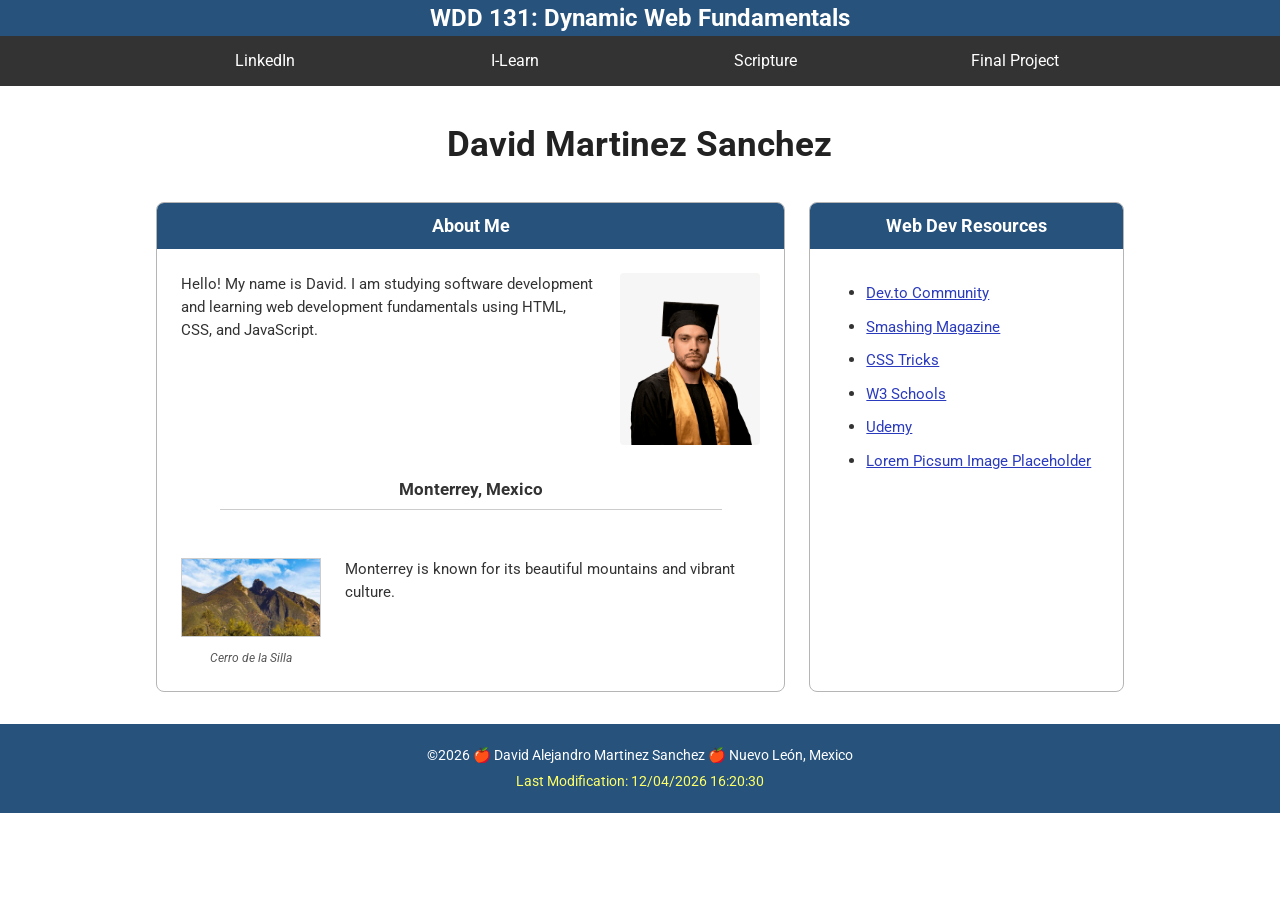
<file: index.html>
<!DOCTYPE html>
<html lang="en">
<head>
    <meta charset="UTF-8">
    <meta name="viewport" content="width=device-width, initial-scale=1.0">
    <meta name="author" content="David Martinez">
    <meta name="description" content="This is my curriculum vitae for my first assignment for WDD131 of David Martinez">
    <link rel="preconnect" href="https://fonts.googleapis.com">
    <link rel="preconnect" href="https://fonts.gstatic.com" crossorigin>
    <link href="https://fonts.googleapis.com/css2?family=Roboto:ital,wght@0,100..900;1,100..900&display=swap" rel="stylesheet">
    <link rel="stylesheet" href="styles/base.css">
    <script src="scripts/getdates.js" defer></script>
    <title>WDD 131 Dynamic Web Fundamentals - David Martinez</title>
</head>
<body>    
    <header>
        <h2><span id="course-title">WDD 131: Dynamic Web Fundamentals</span></h2>
        <nav>
            <ul>
                <li><a href="https://www.linkedin.com/feed/" target="_blank">LinkedIn</a></li>
                <li><a href="https://byupw.instructure.com/." target="_blank">I-Learn</a></li>
                <li><a href="https://www.churchofjesuschrist.org/study/scriptures/bofm/alma/56?lang=spa&id=p47#p47" target="_blank">Scripture</a></li>
                <li><a href="#" target="_blank">Final Project</a></li>
            </ul>
        </nav>
    </header>

    <main>
        <h1>David Martinez Sanchez</h1>

        <section class="card">
            <h2>About Me</h2>
            <div class="card-content">
                <p>Hello! My name is David. I am studying software development and learning web development fundamentals using HTML, CSS, and JavaScript.</p>
                <img class="profile" src="images/mypicture.png" alt="A picture of myself">
            </div>

            <h3 class="location-title">Monterrey, Mexico</h3>
            <hr class="divider">

            <div class="card-content">
                <figure>
                    <img class="cerro" src="images/cerrodelasilla.jpg" alt="Cerro de la Silla, Monterrey">
                    <figcaption>Cerro de la Silla</figcaption>
                </figure>
                <p>Monterrey is known for its beautiful mountains and vibrant culture.</p>
            </div>
        </section>

        <section class="card">
            <h2>Web Dev Resources</h2>
            <ul class="resource-list">
                <li><a href="https://dev.to" target="_blank">Dev.to Community</a></li>
                <li><a href="https://www.smashingmagazine.com" target="_blank">Smashing Magazine</a></li>
                <li><a href="https://css-tricks.com" target="_blank">CSS Tricks</a></li>
                <li><a href="https://www.w3schools.com" target="_blank">W3 Schools</a></li>
                <li><a href="https://www.udemy.com" target="_blank">Udemy</a></li>
                <li><a href="https://picsum.photos" target="_blank">Lorem Picsum Image Placeholder</a></li>
            </ul>
        </section>
    </main>

    <footer>
        <p>&copy;<span id="currentyear"></span> 🍎 David Alejandro Martinez Sanchez 🍎 Nuevo León, Mexico</p>
        <p id="lastModified"></p>
    </footer>
</body>
</html>
</file>
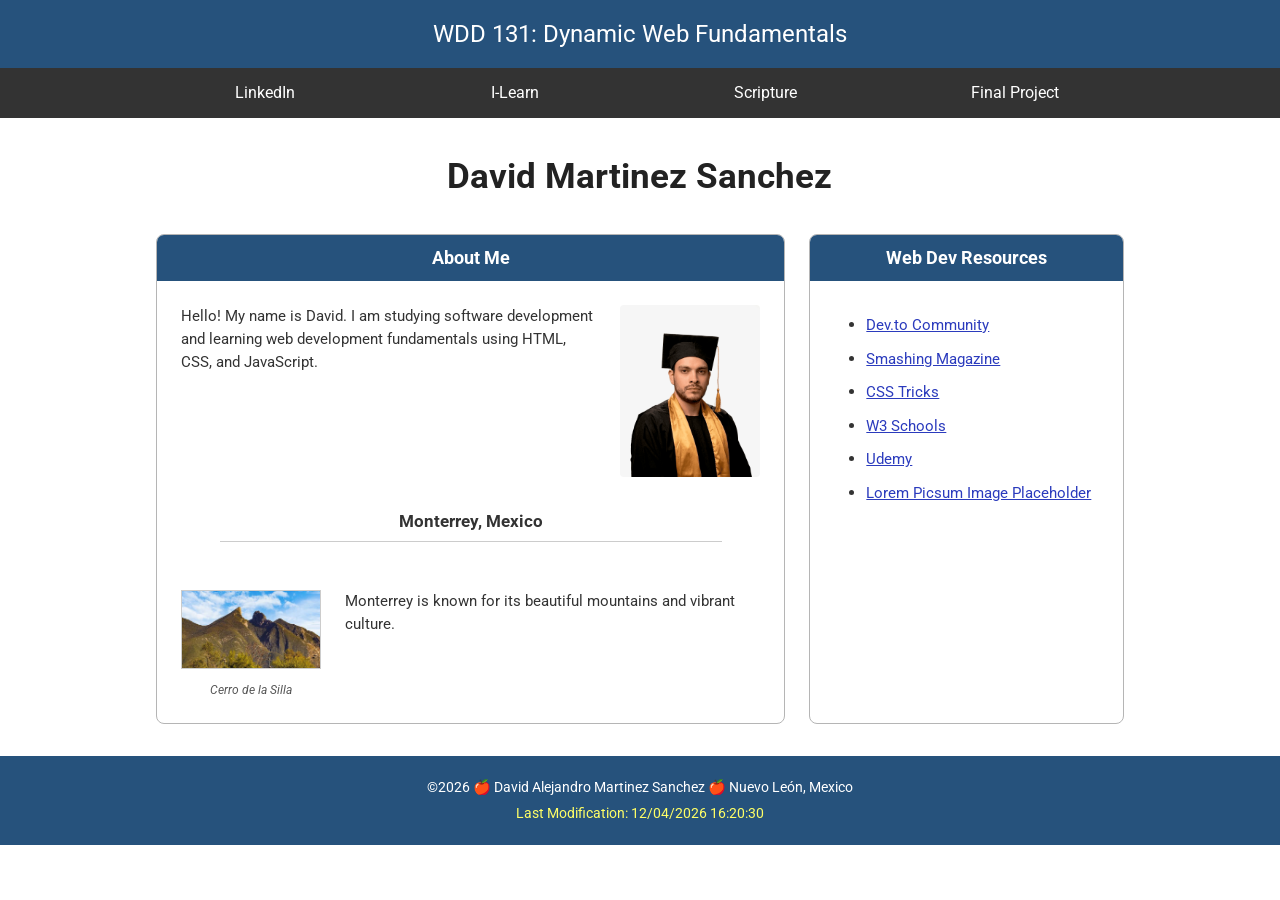
<file: week1/index.html>
<!DOCTYPE html>
<html lang="en">
<head>
    <meta charset="UTF-8">
    <meta name="viewport" content="width=device-width, initial-scale=1.0">
    <meta name="author" content="David Martinez">
    <meta name="description" content="This is my curriculum vitae for my first assignment for WDD131 of David Martinez">
    <link rel="preconnect" href="https://fonts.googleapis.com">
    <link rel="preconnect" href="https://fonts.gstatic.com" crossorigin>
    <link href="https://fonts.googleapis.com/css2?family=Roboto:ital,wght@0,100..900;1,100..900&display=swap" rel="stylesheet">
    <link rel="stylesheet" href="styles/base.css">
    <script src="scripts/getdates.js" defer></script>
    <title>WDD 131 Dynamic Web Fundamentals - David Martinez</title>
</head>
<body>    
    <header>
        <h1><span id="course-title">WDD 131: Dynamic Web Fundamentals</span></h1>
        <nav>
            <ul>
                <li><a href="https://www.linkedin.com/feed/" target="_blank">LinkedIn</a></li>
                <li><a href="https://byupw.instructure.com/." target="_blank">I-Learn</a></li>
                <li><a href="https://www.churchofjesuschrist.org/study/scriptures/bofm/alma/56?lang=spa&id=p47#p47" target="_blank">Scripture</a></li>
                <li><a href="#" target="_blank">Final Project</a></li>
            </ul>
        </nav>
    </header>

    <main>
        <h1>David Martinez Sanchez</h1>

        <section class="card">
            <h2>About Me</h2>
            <div class="card-content">
                <p>Hello! My name is David. I am studying software development and learning web development fundamentals using HTML, CSS, and JavaScript.</p>
                <img class="profile" src="images/mypicture.png" alt="A picture of myself">
            </div>

            <h3 class="location-title">Monterrey, Mexico</h3>
            <hr class="divider">

            <div class="card-content">
                <figure>
                    <img class="cerro" src="images/cerrodelasilla.jpg" alt="Cerro de la Silla, Monterrey">
                    <figcaption>Cerro de la Silla</figcaption>
                </figure>
                <p>Monterrey is known for its beautiful mountains and vibrant culture.</p>
            </div>
        </section>

        <section class="card">
            <h2>Web Dev Resources</h2>
            <ul class="resource-list">
                <li><a href="https://dev.to" target="_blank">Dev.to Community</a></li>
                <li><a href="https://www.smashingmagazine.com" target="_blank">Smashing Magazine</a></li>
                <li><a href="https://css-tricks.com" target="_blank">CSS Tricks</a></li>
                <li><a href="https://www.w3schools.com" target="_blank">W3 Schools</a></li>
                <li><a href="https://www.udemy.com" target="_blank">Udemy</a></li>
                <li><a href="https://picsum.photos" target="_blank">Lorem Picsum Image Placeholder</a></li>
            </ul>
        </section>
    </main>

    <footer>
        <p>&copy;<span id="currentyear"></span> 🍎 David Alejandro Martinez Sanchez 🍎 Nuevo León, Mexico</p>
        <p id="lastModified"></p>
    </footer>
</body>
</html>
</file>
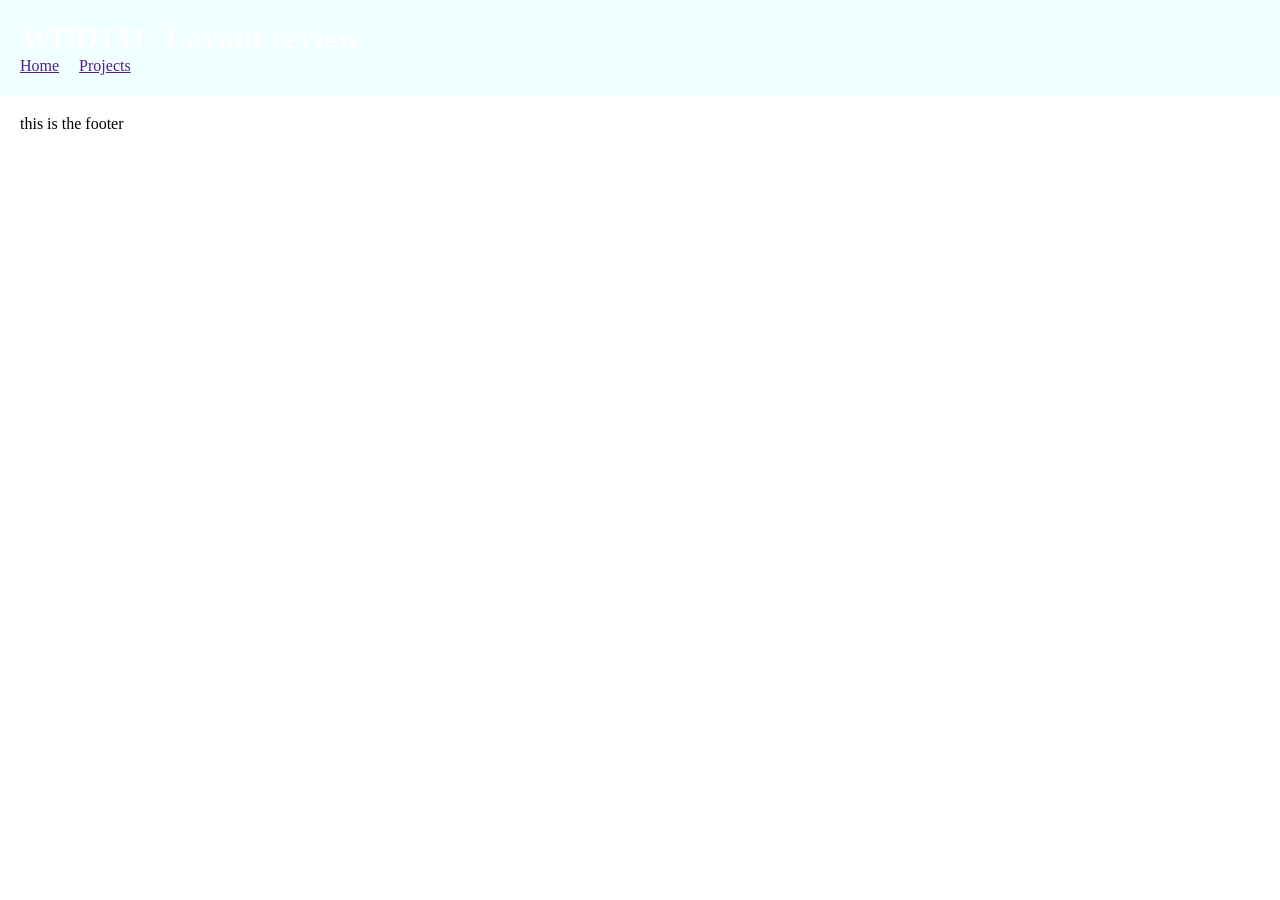
<file: basic-layout.html>
<!DOCTYPE html>
<html lang="en">
<head>
    <meta charset="UTF-8">
    <meta name="viewport" content="width=device-width, initial-scale=1.0">
    <title>David Martinez WDD131</title>
    <meta name="description" content="Layout for exercise WDD131">
    <meta name="author" content="David Martinez">
    <link rel="stylesheet" href="styles/layout.css">
</head>
<body>
    <header>
        <h1>WDD131: Layout review</h1>
        <nav>
            <a href="">Home</a>
            <a href="">Projects</a>
        </nav>
    </header>
    
    <main>

    </main>

    <footer>
        <p>this is the footer</p>
    </footer>
    
</body>
</html>
</file>
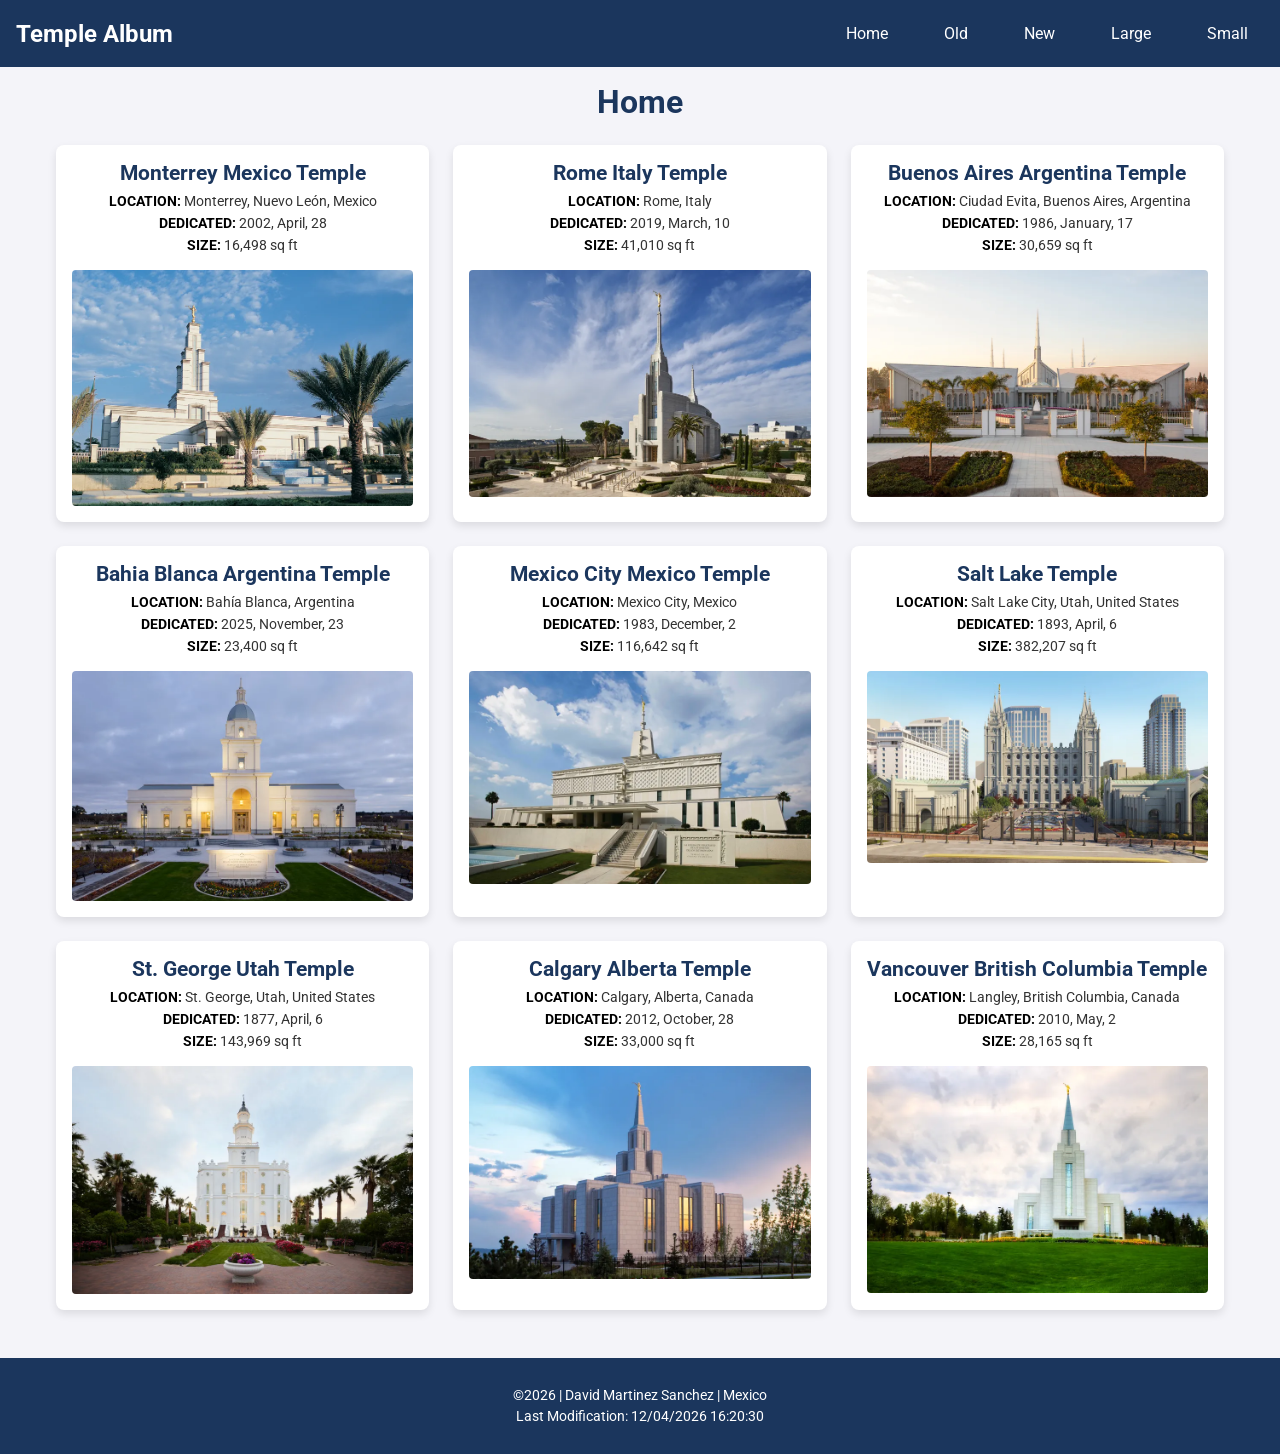
<file: filtered-temples.html>
<!DOCTYPE html>
<html lang="en">
<head>
    <meta charset="UTF-8">
    <meta name="viewport" content="width=device-width, initial-scale=1.0">
    <title>Temple Album |David Martinez WDD 131</title>
    <meta name="author" content="David Martinez">
    <meta name="description" content="Web page about the temples of the church of jesus christ of latter day saints around the world.">
    <link rel="preconnect" href="https://fonts.googleapis.com">
    <link rel="preconnect" href="https://fonts.gstatic.com" crossorigin>
    <link href="https://fonts.googleapis.com/css2?family=Roboto:wght@400;700&display=swap" rel="stylesheet">
    <link rel="stylesheet" href="styles/temples-new.css">
    <link rel="stylesheet" href="styles/temples-large-new.css" media="(min-width: 768px)">
    <script src="scripts/temples-new.js" defer></script>
</head>
<body>
    <header>
        <h2>Temple Album</h2>
        <button id="menu-button" aria-label="Open Menu"></button>
        <nav>
            <ul>
                <li><a href="#" id="home">Home</a></li>
                <li><a href="#" id="old">Old</a></li>
                <li><a href="#" id="new">New</a></li>
                <li><a href="#" id="large">Large</a></li>
                <li><a href="#" id="small">Small</a></li>
            </ul>
        </nav>
    </header>
    <main>
        <h1>Home</h1>
        <section class="temples-pictures"></section>
    </main>
    <footer>
        <p>&copy;<span id="currentyear"></span> | David Martinez Sanchez | Mexico</p>
        <p>Last Modification: <span id="lastModified"></span></p>
    </footer>
</body>
</html>
</file>
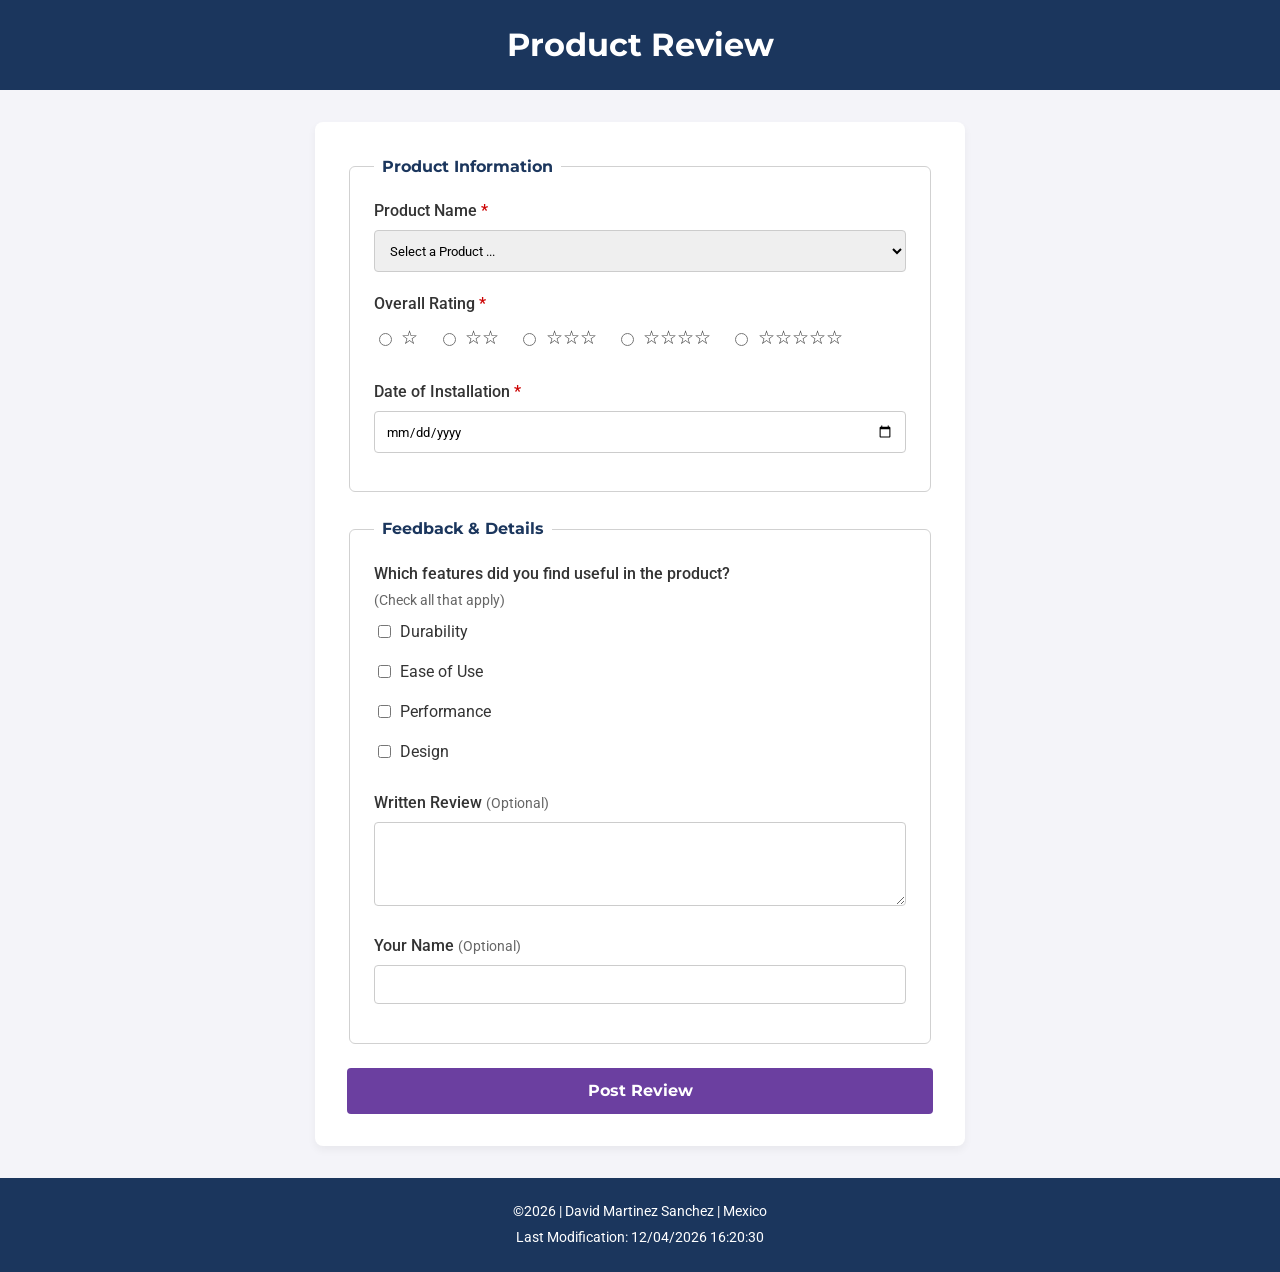
<file: form.html>
<!DOCTYPE html>
<html lang="en">
<head>
    <meta charset="UTF-8">
    <meta name="viewport" content="width=device-width, initial-scale=1.0">
    <title>Product Review Form</title>
    <meta name="author" content="David Martinez Sanchez">
    <meta name="description" content="Product review form page for WDD 131 assignment.">
    <link rel="preconnect" href="https://fonts.googleapis.com">
    <link rel="preconnect" href="https://fonts.gstatic.com" crossorigin>
    <link href="https://fonts.googleapis.com/css2?family=Montserrat:wght@400;700&family=Roboto:wght@400;700&display=swap" rel="stylesheet">
    <link rel="stylesheet" href="styles/form.css">
    <script src="scripts/form.js" defer></script>
</head>
<body>
    <header>
        <h1>Product Review</h1>
    </header>

    <main>
        <form method="get" action="review.html">
            <fieldset>
                <legend>Product Information</legend>
                
                <div class="form-item">
                    <label for="productName">Product Name <span class="required">*</span></label>
                    <select id="productName" name="productName" required>
                        <option value="" disabled selected>Select a Product ...</option>
                    </select>
                </div>

                <div class="form-item">
                    <label>Overall Rating <span class="required">*</span></label>
                    <div class="rating-group">
                        <label for="star1"><input type="radio" id="star1" name="rating" value="1" required> ☆</label>
                        <label for="star2"><input type="radio" id="star2" name="rating" value="2" required> ☆☆</label>
                        <label for="star3"><input type="radio" id="star3" name="rating" value="3" required> ☆☆☆</label>
                        <label for="star4"><input type="radio" id="star4" name="rating" value="4" required> ☆☆☆☆</label>
                        <label for="star5"><input type="radio" id="star5" name="rating" value="5" required> ☆☆☆☆☆</label>
                    </div>
                </div>

                <div class="form-item">
                    <label for="installDate">Date of Installation <span class="required">*</span></label>
                    <input type="date" id="installDate" name="installDate" required>
                </div>
            </fieldset>

            <fieldset>
                <legend>Feedback & Details</legend>

                <div class="form-item">
                    <label>Which features did you find useful in the product?<br><span class="note">(Check all that apply)</span></label>
                    <div class="checkbox-group">
                        <label for="feature1"><input type="checkbox" id="feature1" name="features" value="Durability"> Durability</label>
                        <label for="feature2"><input type="checkbox" id="feature2" name="features" value="Ease of Use"> Ease of Use</label>
                        <label for="feature3"><input type="checkbox" id="feature3" name="features" value="Performance"> Performance</label>
                        <label for="feature4"><input type="checkbox" id="feature4" name="features" value="Design"> Design</label>
                    </div>
                </div>

                <div class="form-item">
                    <label for="writtenReview">Written Review <span class="optional">(Optional)</span></label>
                    <textarea id="writtenReview" name="writtenReview" rows="4"></textarea>
                </div>

                <div class="form-item">
                    <label for="userName">Your Name <span class="optional">(Optional)</span></label>
                    <input type="text" id="userName" name="userName">
                </div>
            </fieldset>

            <input type="submit" value="Post Review">
        </form>
    </main>

    <footer>
        <p>&copy;<span id="currentyear"></span> | David Martinez Sanchez | Mexico</p>
        <p id="lastModified"></p>
    </footer>
</body>
</html>
</file>
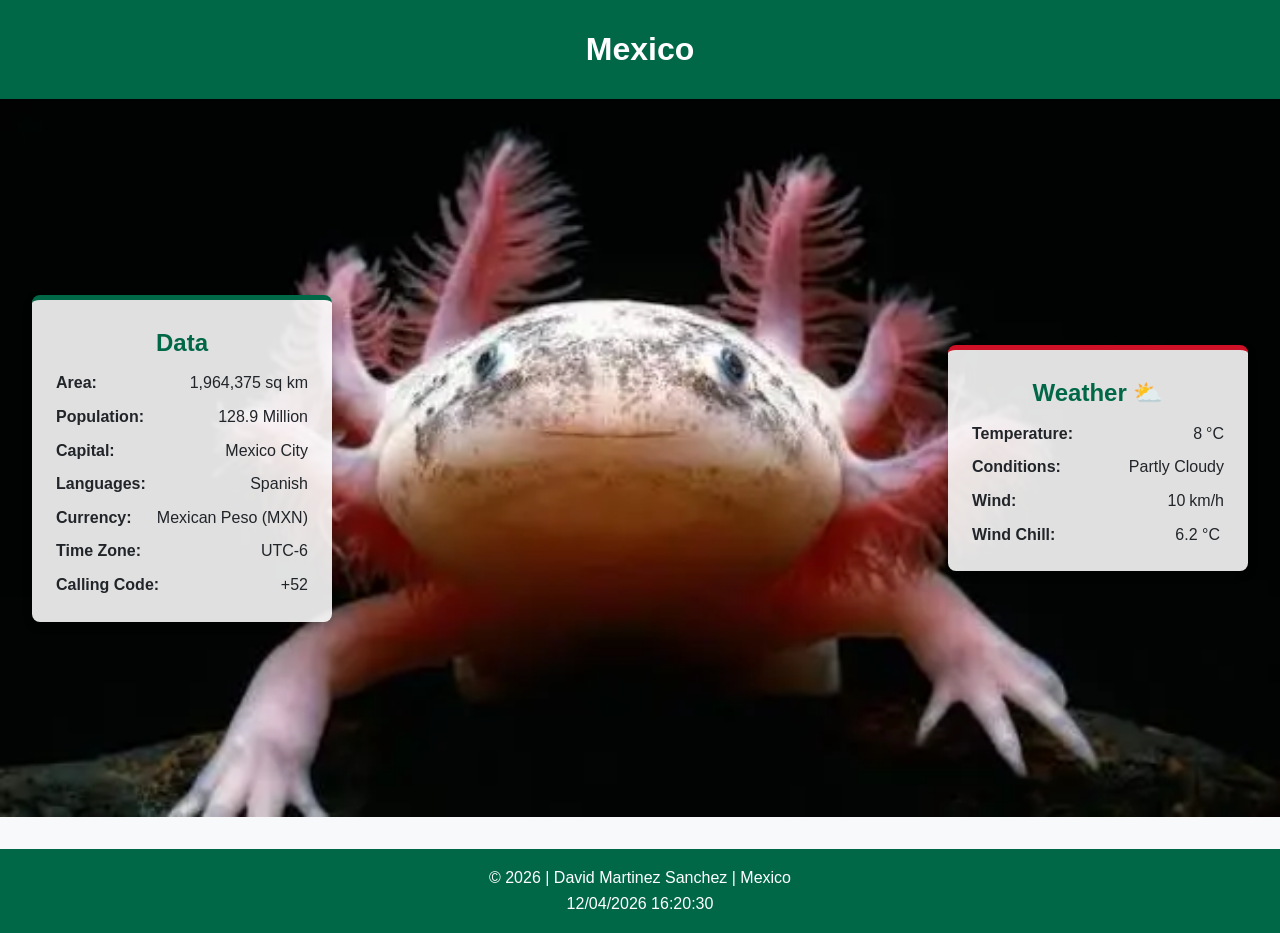
<file: place.html>
<!DOCTYPE html>
<html lang="en">
<head>
    <meta charset="UTF-8">
    <meta name="viewport" content="width=device-width, initial-scale=1.0">
    <title>Mexico - Country Page</title>
    <meta name="description" content="WDD 131 Week 03 Place/Country Assignment presenting information and weather about Mexico.">
    <meta name="author" content="David Martinez Sanchez">
    
    <link rel="stylesheet" href="styles/place.css">
    <script src="scripts/place.js" defer></script>
</head>
<body>
    <header>
        <h1>Mexico</h1>
    </header>

    <main>
        <div class="hero">
            <picture>
                <source srcset="images/ajolote.webp" media="(min-width: 800px)">
                <img src="images/ajolote.webp" alt="Landscape view of Mexico" width="500" height="250">
            </picture>
        </div>

        <section class="card data-card">
            <h2>Data</h2>
            <ul>
                <li><strong>Area:</strong> 1,964,375 sq km</li>
                <li><strong>Population:</strong> 128.9 Million</li>
                <li><strong>Capital:</strong> Mexico City</li>
                <li><strong>Languages:</strong> Spanish</li>
                <li><strong>Currency:</strong> Mexican Peso (MXN)</li>
                <li><strong>Time Zone:</strong> UTC-6</li>
                <li><strong>Calling Code:</strong> +52</li>
            </ul>
        </section>

        <section class="card weather-card">
            <h2>Weather</h2>
            <img class="weather-icon-mobile" src="images/weather.svg" alt="Weather icon" width="50" height="50">
            <ul>
                <li><strong>Temperature:</strong> <span id="temp">8</span> °C</li>
                <li><strong>Conditions:</strong> Partly Cloudy</li>
                <li><strong>Wind:</strong> <span id="wind">10</span> km/h</li>
                <li><strong>Wind Chill:</strong> <span id="chill"></span></li>
            </ul>
        </section>
    </main>

    <footer>
        <p>&copy; <span id="currentyear"></span> | David Martinez Sanchez | Mexico</p>
        <p id="lastModified"></p>
    </footer>
</body>
</html>
</file>
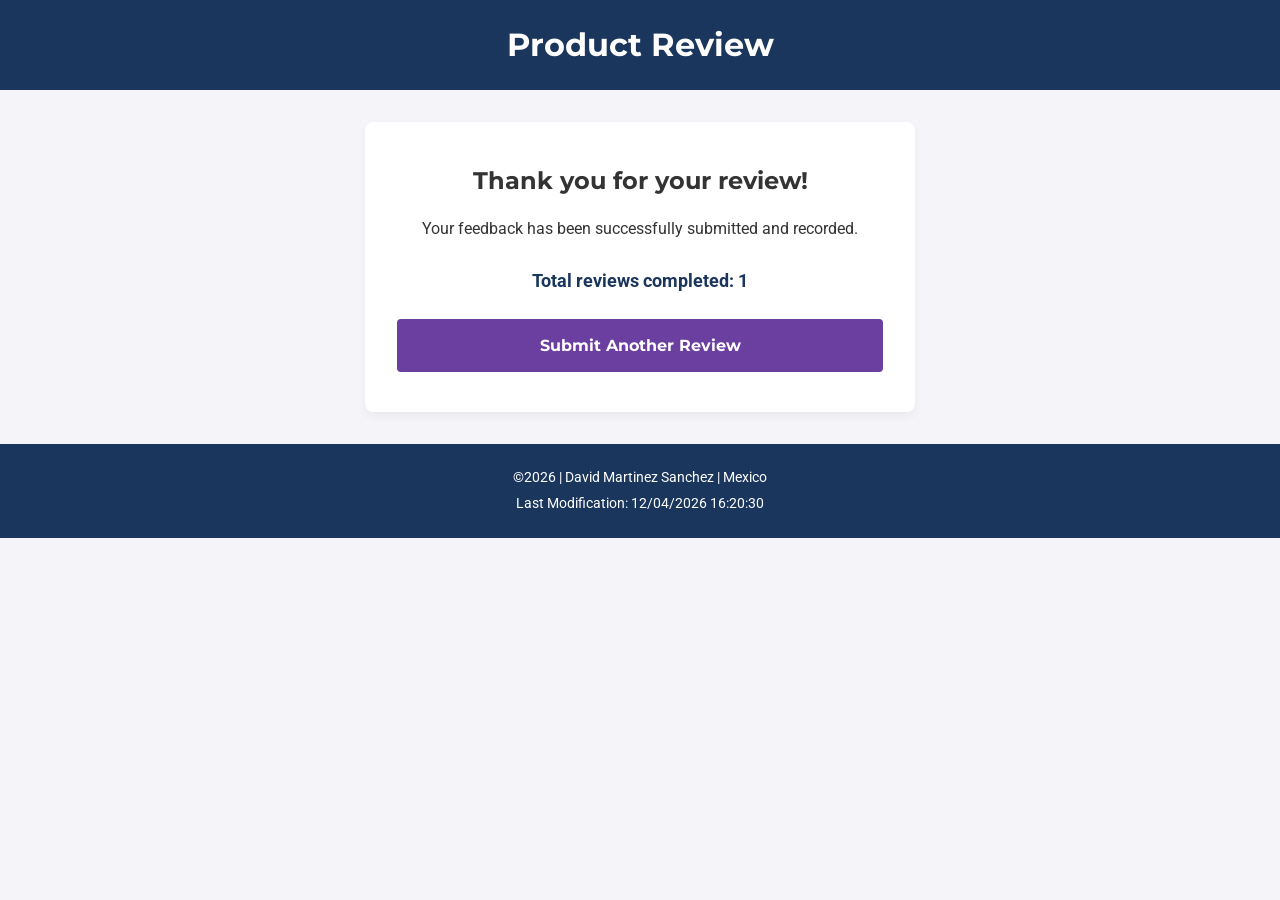
<file: review.html>
<!DOCTYPE html>
<html lang="en">
<head>
    <meta charset="UTF-8">
    <meta name="viewport" content="width=device-width, initial-scale=1.0">
    <title>Review Confirmation</title>
    <meta name="author" content="David Martinez Sanchez">
    <meta name="description" content="Confirmation page for submitted product review.">
    <link rel="preconnect" href="https://fonts.googleapis.com">
    <link rel="preconnect" href="https://fonts.gstatic.com" crossorigin>
    <link href="https://fonts.googleapis.com/css2?family=Montserrat:wght@400;700&family=Roboto:wght@400;700&display=swap" rel="stylesheet">
    <link rel="stylesheet" href="styles/form.css">
    <script src="scripts/review.js" defer></script>
</head>
<body>
    <header>
        <h1>Product Review</h1>
    </header>

    <main class="review-main">
        <section class="review-card">
            <h2>Thank you for your review!</h2>
            <p>Your feedback has been successfully submitted and recorded.</p>
            <p class="counter-text">Total reviews completed: <span id="reviewCount">0</span></p>
            <a href="form.html" class="btn-submit">Submit Another Review</a>
        </section>
    </main>

    <footer>
        <p>&copy;<span id="currentyear"></span> | David Martinez Sanchez | Mexico</p>
        <p id="lastModified"></p>
    </footer>
</body>
</html>
</file>
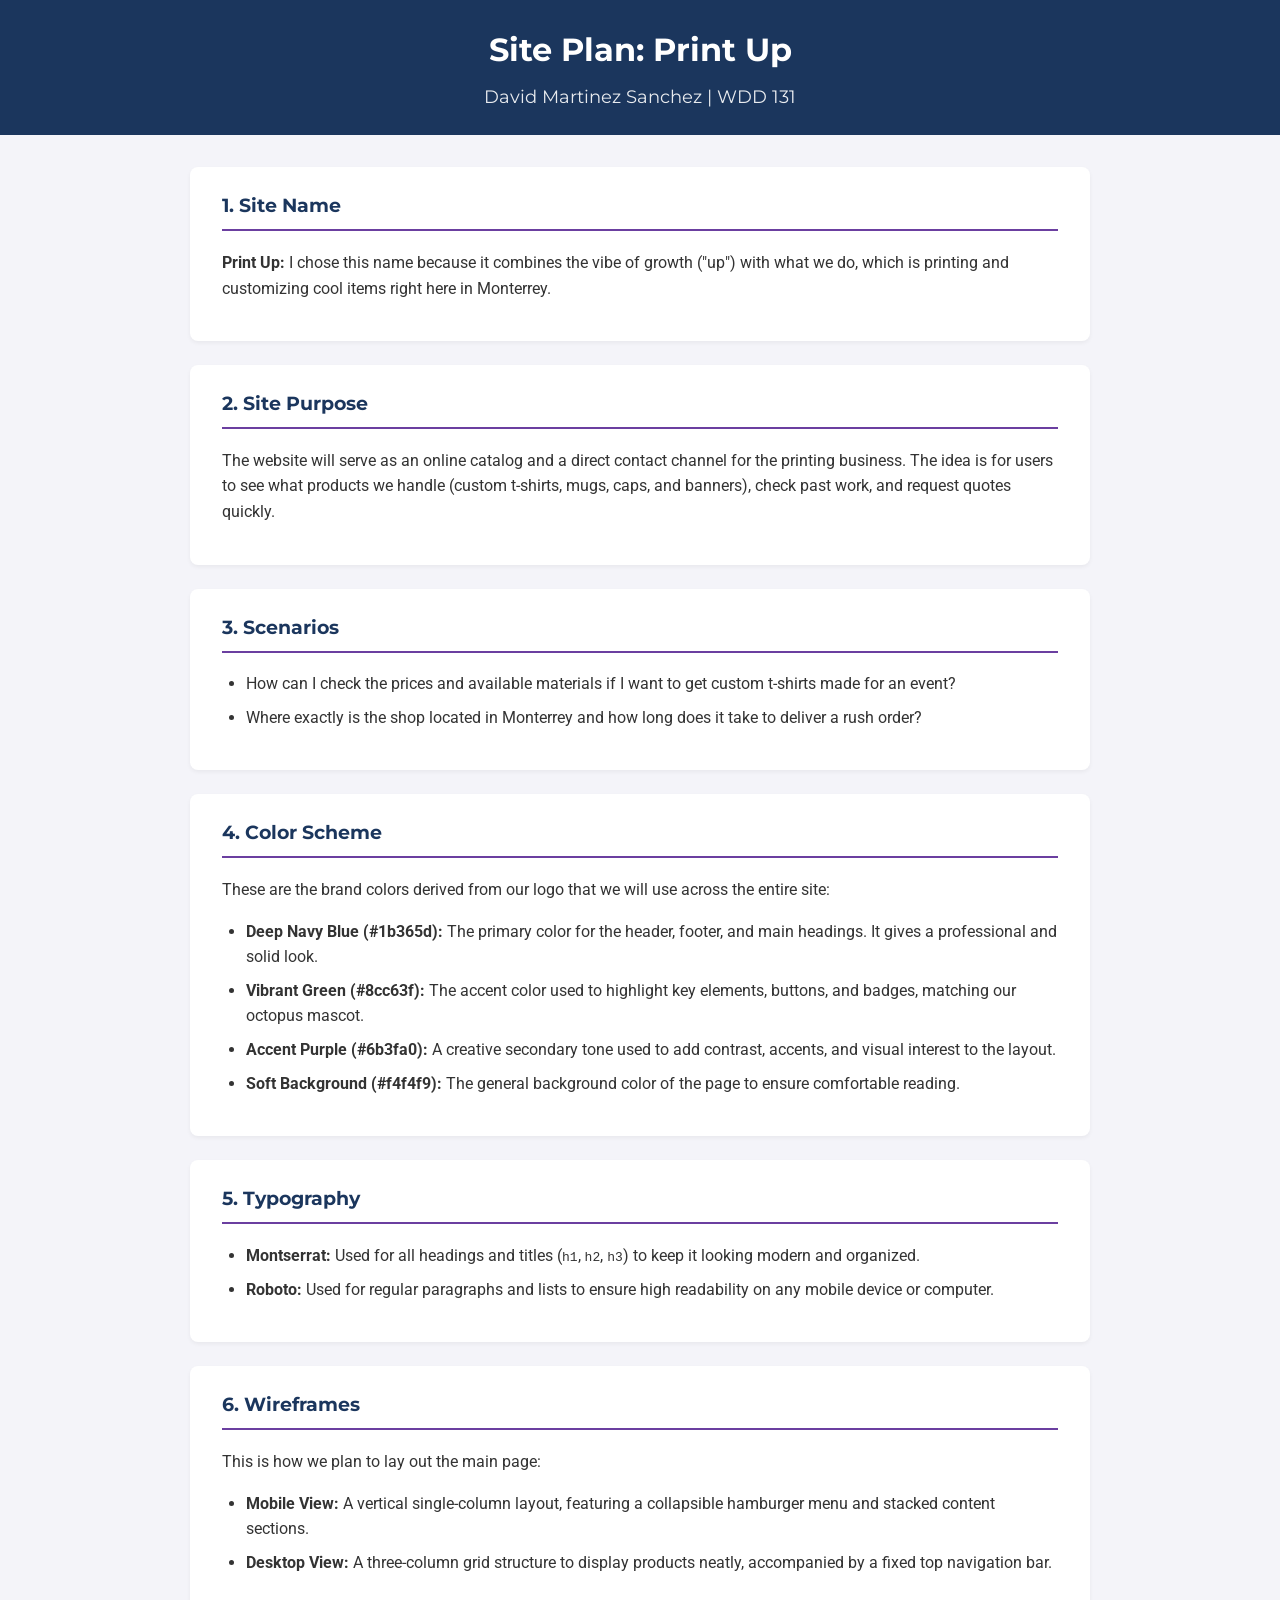
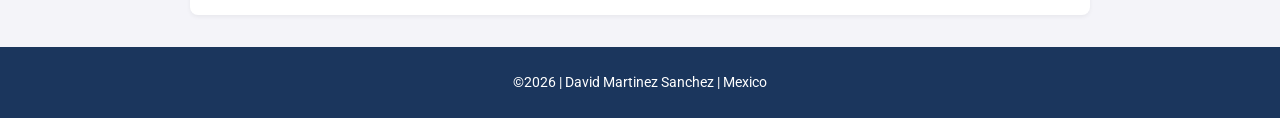
<file: siteplan.html>
<!DOCTYPE html>
<html lang="en">
<head>
    <meta charset="UTF-8">
    <meta name="viewport" content="width=device-width, initial-scale=1.0">
    <title>Site Plan | Print Up</title>
    <meta name="author" content="David Martinez Sanchez">
    <meta name="description" content="Site plan for the Print Up web project.">
    <link rel="preconnect" href="https://fonts.googleapis.com">
    <link rel="preconnect" href="https://fonts.gstatic.com" crossorigin>
    <link href="https://fonts.googleapis.com/css2?family=Montserrat:wght@400;700&family=Roboto:wght@400;700&display=swap" rel="stylesheet">
    <link rel="stylesheet" href="styles/siteplan.css">
</head>
<body>
    <header>
        <h1>Site Plan: Print Up</h1>
        <h2>David Martinez Sanchez | WDD 131</h2>
    </header>

    <main>
        <section>
            <h3>1. Site Name</h3>
            <p><strong>Print Up:</strong> I chose this name because it combines the vibe of growth ("up") with what we do, which is printing and customizing cool items right here in Monterrey.</p>
        </section>

        <section>
            <h3>2. Site Purpose</h3>
            <p>The website will serve as an online catalog and a direct contact channel for the printing business. The idea is for users to see what products we handle (custom t-shirts, mugs, caps, and banners), check past work, and request quotes quickly.</p>
        </section>

        <section>
            <h3>3. Scenarios</h3>
            <ul>
                <li>How can I check the prices and available materials if I want to get custom t-shirts made for an event?</li>
                <li>Where exactly is the shop located in Monterrey and how long does it take to deliver a rush order?</li>
            </ul>
        </section>

        <section>
            <h3>4. Color Scheme</h3>
            <p>These are the brand colors derived from our logo that we will use across the entire site:</p>
            <ul>
                <li><strong>Deep Navy Blue (#1b365d):</strong> The primary color for the header, footer, and main headings. It gives a professional and solid look.</li>
                <li><strong>Vibrant Green (#8cc63f):</strong> The accent color used to highlight key elements, buttons, and badges, matching our octopus mascot.</li>
                <li><strong>Accent Purple (#6b3fa0):</strong> A creative secondary tone used to add contrast, accents, and visual interest to the layout.</li>
                <li><strong>Soft Background (#f4f4f9):</strong> The general background color of the page to ensure comfortable reading.</li>
            </ul>
        </section>

        <section>
            <h3>5. Typography</h3>
            <ul>
                <li><strong>Montserrat:</strong> Used for all headings and titles (<code>h1</code>, <code>h2</code>, <code>h3</code>) to keep it looking modern and organized.</li>
                <li><strong>Roboto:</strong> Used for regular paragraphs and lists to ensure high readability on any mobile device or computer.</li>
            </ul>
        </section>

        <section>
            <h3>6. Wireframes</h3>
            <p>This is how we plan to lay out the main page:</p>
            <ul>
                <li><strong>Mobile View:</strong> A vertical single-column layout, featuring a collapsible hamburger menu and stacked content sections.</li>
                <li><strong>Desktop View:</strong> A three-column grid structure to display products neatly, accompanied by a fixed top navigation bar.</li>
            </ul>
        </section>
    </main>

    <footer>
        <p>&copy;<span id="currentyear"></span> | David Martinez Sanchez | Mexico</p>
    </footer>

    <script>
        document.getElementById("currentyear").textContent = new Date().getFullYear();
    </script>
</body>
</html>
</file>
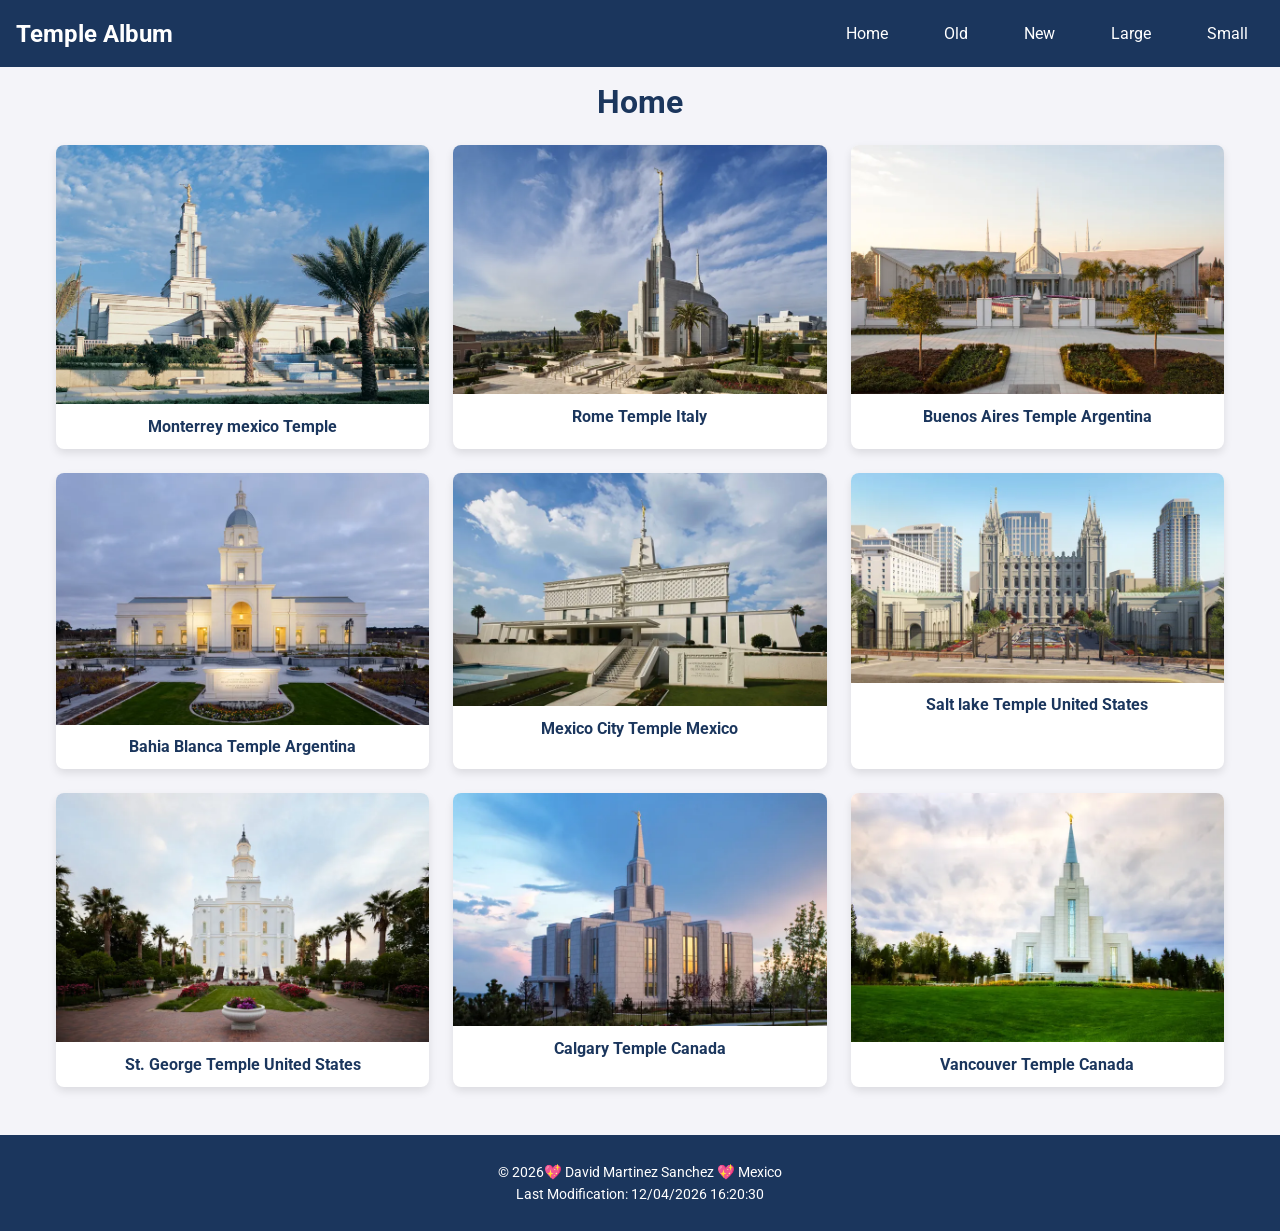
<file: temples.html>
<!DOCTYPE html>
<html lang="en">
<head>
    <meta charset="UTF-8">
    <meta name="viewport" content="width=device-width, initial-scale=1.0">
    <link rel="preconnect" href="https://fonts.googleapis.com">
    <link rel="preconnect" href="https://fonts.gstatic.com" crossorigin>
    <link href="https://fonts.googleapis.com/css2?family=Montserrat:ital,wght@0,100..900;1,100..900&family=Roboto:ital,wght@0,100..900;1,100..900&display=swap" rel="stylesheet">
    <title>Temples | David Martinez WDD131</title>
    <meta name="author" content="David Martinez">
    <meta name="description" content="Web page about the temples of the church of jesus christ of latter day saints around the world.">
    <link rel="stylesheet" href="styles/temples.css">
    <link rel="stylesheet" href="styles/temples-large.css" media="(min-width: 768px)">
    <script src="scripts/temples.js" defer></script>
</head>
<body>
    <header>
        <h2>Temple Album</h2>
        <button class="menu" id="menu-button" aria-label="Open Menu"></button>
        <nav>
            <ul>
                <li><a href="#">Home</a></li>
                <li><a href="#">Old</a></li>
                <li><a href="#">New</a></li>
                <li><a href="#">Large</a></li>
                <li><a href="#">Small</a></li>
            </ul>
        </nav>
    </header>


    <main>
        <h1>Home</h1>
        <section class="temples-pictures">
            <figure>
                <img src="images/monterrey_mexico_temple.webp" alt="Monterrey, Temple.">
                <figcaption>Monterrey mexico Temple</figcaption>
            </figure>
            
            <figure>
                <img src="images/rome_italy_temple.webp" alt="Italy, Temple.">
                <figcaption>Rome Temple Italy</figcaption>
            </figure>
            
            <figure>
                <img src="images/buenos_aires_temple.webp" alt="Buenos Aires, Temple.">
                <figcaption>Buenos Aires Temple Argentina</figcaption>
            </figure>

             <figure>
                <img src="images/bahia_blanca_temple.webp" alt="Bahia Blanca, Temple.">
                <figcaption>Bahia Blanca Temple Argentina</figcaption>
            </figure>
             <figure>
                <img src="images/mexico_city_temple.webp" alt="Mexico, Temple.">
                <figcaption>Mexico City Temple Mexico</figcaption>
            </figure>
             <figure>
                <img src="images/salt_lake_temple.webp" alt="Salt Lake, Temple.">
                <figcaption>Salt lake Temple United States</figcaption>
            </figure>

            <figure>
                <img src="images/st_george_temple.webp" alt="St. George, Temple.">
                <figcaption>St. George Temple United States</figcaption>
            </figure>

            <figure>
                <img src="images/calgary_temple.webp" alt="Calgary, Temple.">
                <figcaption>Calgary Temple Canada</figcaption>
            </figure>

            <figure>
                <img src="images/vancouver_temple.webp" alt="Vancouver, Temple.">
                <figcaption>Vancouver Temple Canada</figcaption>
            </figure>
        </section>

    </main>

    <footer>
        <p>&copy; <span id="currentyear"></span>💖 David Martinez Sanchez 💖 Mexico</p>
        <p>Last Modification: <span id="lastModified"></span></p>
    </footer>
    
</body>
</html>
</file>
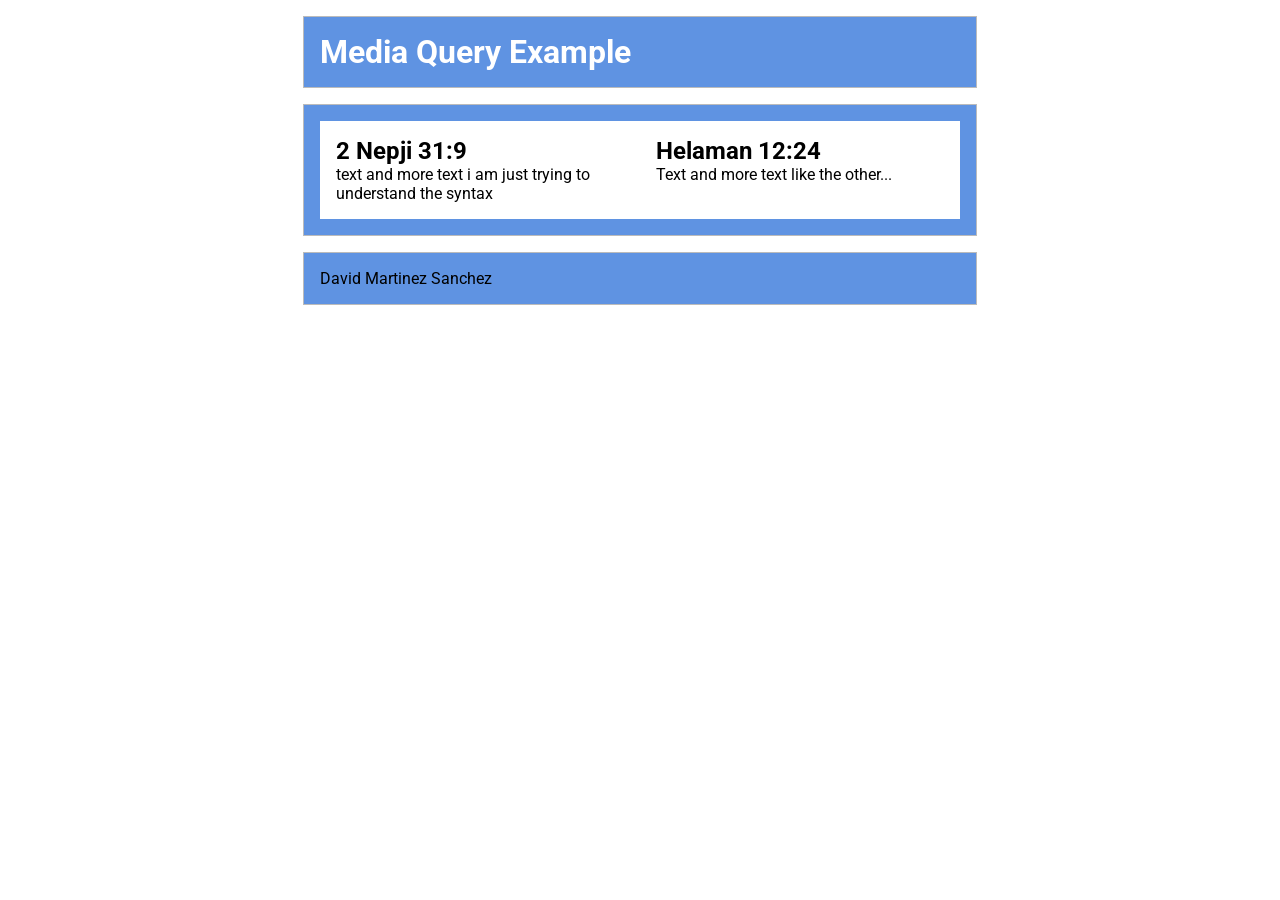
<file: week02/media-query.html>
<!DOCTYPE html>
<html lang="en">
<head>
    <meta charset="UTF-8">
    <meta name="viewport" content="width=device-width, initial-scale=1.0">
    <title>WDD131 - Media Query</title>
    <meta name="description" content="This is my Media Queary activity">
    <meta name="author" content="David Martinez Sanchez">
    <link rel="preconnect" href="https://fonts.googleapis.com">
    <link rel="preconnect" href="https://fonts.gstatic.com" crossorigin>
    <link href="https://fonts.googleapis.com/css2?family=Montserrat:ital,wght@0,100..900;1,100..900&family=Roboto:ital,wght@0,100..900;1,100..900&display=swap" rel="stylesheet">
    <link rel="stylesheet" href="styles/media-query.css">
    <link rel="stylesheet" href="styles/media-query-large.css">
</head>
<body>
    <header>
        <h1>Media Query Example</h1>
    </header>
    <main>
        <section>
            <h2>2 Nepji 31:9</h2>
            <p>text and more text i am just trying to understand the syntax</p>
        </section>
        <section>
            <h2>Helaman 12:24</h2>
            <p>Text and more text like the other...</p>
        </section>
    </main>

    <footer>
        <p>David Martinez Sanchez</p>
    </footer>
    
</body>
</html>
</file>
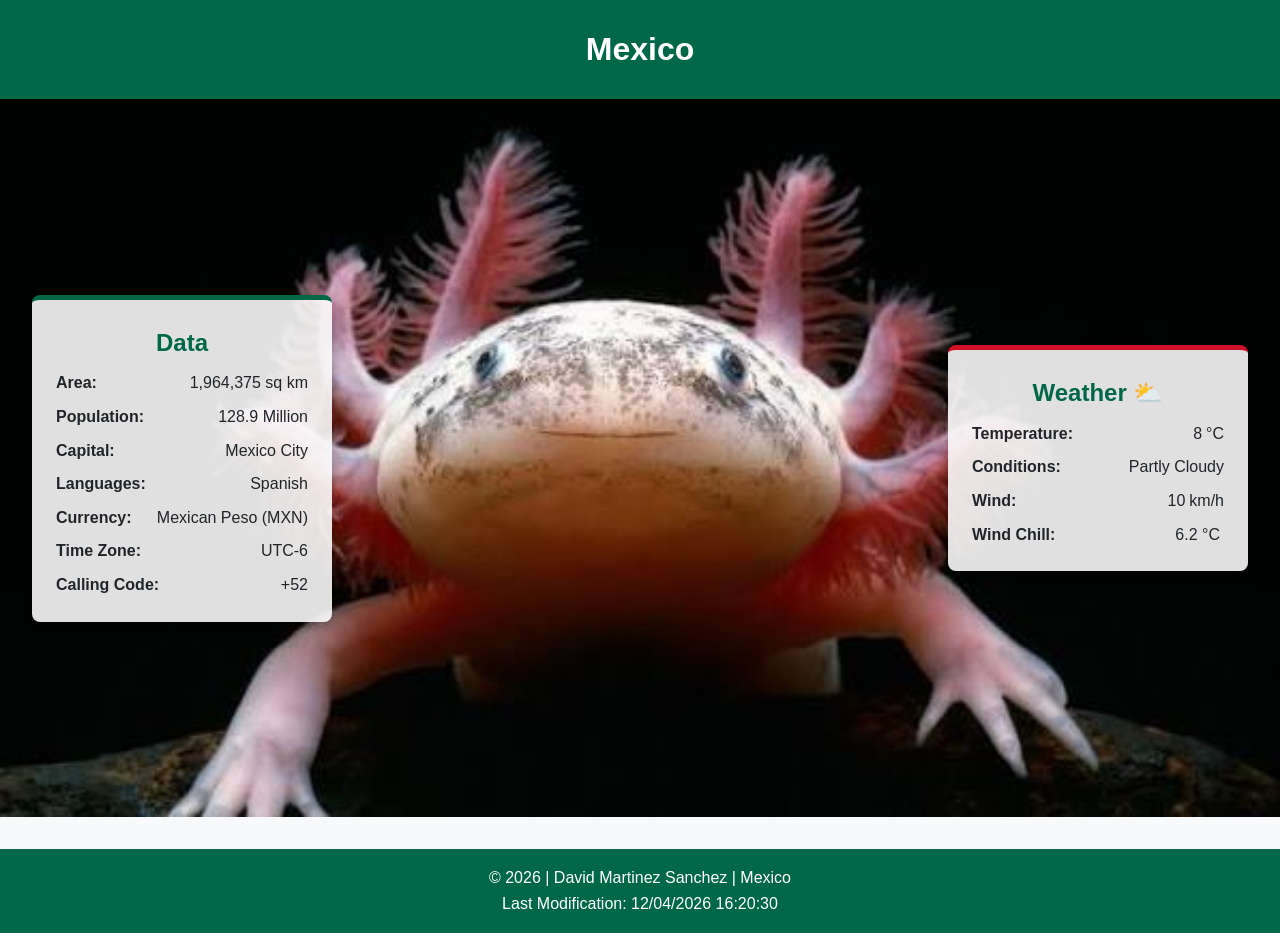
<file: week03/place.html>
<!DOCTYPE html>
<html lang="en">
<head>
    <meta charset="UTF-8">
    <meta name="viewport" content="width=device-width, initial-scale=1.0">
    <title>Mexico - Country Page</title>
    <meta name="description" content="WDD 131 Week 03 Place/Country Assignment presenting information and weather about Mexico.">
    <meta name="author" content="David Martinez Sanchez">
    
    <link rel="stylesheet" href="styles/place.css">
    <script src="scripts/place.js" defer></script>
</head>
<body>
    <header>
        <h1>Mexico</h1>
    </header>

    <main>
        <div class="hero">
            <picture>
                <source srcset="images/ajolote.jpg" media="(min-width: 800px)">
                <img src="images/ajolote.jpg" alt="Landscape view of Mexico" width="500" height="250">
            </picture>
        </div>

        <section class="card data-card">
            <h2>Data</h2>
            <ul>
                <li><strong>Area:</strong> 1,964,375 sq km</li>
                <li><strong>Population:</strong> 128.9 Million</li>
                <li><strong>Capital:</strong> Mexico City</li>
                <li><strong>Languages:</strong> Spanish</li>
                <li><strong>Currency:</strong> Mexican Peso (MXN)</li>
                <li><strong>Time Zone:</strong> UTC-6</li>
                <li><strong>Calling Code:</strong> +52</li>
            </ul>
        </section>

        <section class="card weather-card">
            <h2>Weather</h2>
            <img class="weather-icon-mobile" src="images/weather.svg" alt="Weather icon" width="50" height="50">
            <ul>
                <li><strong>Temperature:</strong> <span id="temp">8</span> °C</li>
                <li><strong>Conditions:</strong> Partly Cloudy</li>
                <li><strong>Wind:</strong> <span id="wind">10</span> km/h</li>
                <li><strong>Wind Chill:</strong> <span id="chill"></span></li>
            </ul>
        </section>
    </main>

    <footer>
        <p>&copy; <span id="currentyear"></span> | David Martinez Sanchez | Mexico</p>
        <p id="lastModified"></p>
    </footer>
</body>
</html>
</file>
<file: styles/base.css>
* {
    margin: 0;
    padding: 0;
    box-sizing: border-box;
}

body {
    font-family: "Roboto", sans-serif;
    line-height: 1.5;
    background-color: #ffffff;
    color: #333333;
}

header {
    background-color: #26527c;
    color: #ffffff;
    text-align: center;
}

header h1 {
    padding: 1rem 0;
    font-size: 1.5rem;
    font-weight: normal;
}

header nav {
    background-color: #333333;
}

header nav ul {
    list-style: none;
    display: flex;
    justify-content: space-around;
    max-width: 1000px;
    margin: 0 auto;
}

header nav ul li {
    flex: 1;
}

header nav ul li a {
    display: block;
    color: #ffffff;
    padding: 0.8rem 1rem;
    text-decoration: none;
    text-align: center;
}

header nav ul li a:hover {
    background-color: #444444;
}

main {
    display: grid;
    grid-template-columns: 2fr 1fr;
    gap: 1.5rem;
    max-width: 1000px;
    margin: 2rem auto;
    padding: 0 1rem;
}

main h1 {
    grid-column: 1 / -1;
    text-align: center;
    color: #222222;
    font-size: 2.2rem;
    margin-bottom: 0.5rem;
}

.card {
    background-color: #ffffff;
    border: 1px solid #b5b5b5;
    border-radius: 8px;
    overflow: hidden;
}

.card h2 {
    background-color: #26527c;
    color: #ffffff;
    text-align: center;
    padding: 0.6rem;
    font-size: 1.1rem;
    font-weight: bold;
}

.card-content {
    display: flex;
    align-items: flex-start;
    gap: 1.5rem;
    padding: 1.5rem;
}

.card-content p {
    flex: 1;
    font-size: 0.95rem;
    color: #333333;
}

.profile {
    width: 140px;
    height: auto;
    border-radius: 4px;
}

.location-title {
    text-align: center;
    font-weight: bold;
    font-size: 1.05rem;
    margin-top: 0.5rem;
    margin-bottom: 0.4rem;
}

.divider {
    width: 80%;
    margin: 0 auto 1.5rem auto;
    border: 0;
    border-top: 1px solid #cccccc;
}

.cerro {
    width: 140px;
    height: auto;
    border: 1px solid #ccc;
}

figcaption {
    font-size: 0.75rem;
    font-style: italic;
    color: #555555;
    text-align: center;
    margin-top: 0.3rem;
}

.resource-list {
    list-style-type: disc;
    padding: 2rem 1.5rem 2rem 3.5rem;
    margin: 0;
}

.resource-list li {
    margin-bottom: 0.6rem;
}

.resource-list a {
    color: #2b3bbd;
    text-decoration: underline;
    font-size: 0.95rem;
}

.resource-list a:hover {
    color: #101d70;
}

footer {
    background-color: #26527c;
    color: #ffffff;
    text-align: center;
    padding: 1rem;
    margin-top: 2rem;
    font-size: 0.9rem;
}

footer p {
    margin: 0.3rem 0;
}

footer #lastModified {
    color: #ffff66;
    font-size: 0.85rem;
}
</file>
<file: week1/styles/base.css>
* {
    margin: 0;
    padding: 0;
    box-sizing: border-box;
}

body {
    font-family: "Roboto", sans-serif;
    line-height: 1.5;
    background-color: #ffffff;
    color: #333333;
}

header {
    background-color: #26527c;
    color: #ffffff;
    text-align: center;
}

header h1 {
    padding: 1rem 0;
    font-size: 1.5rem;
    font-weight: normal;
}

header nav {
    background-color: #333333;
}

header nav ul {
    list-style: none;
    display: flex;
    justify-content: space-around;
    max-width: 1000px;
    margin: 0 auto;
}

header nav ul li {
    flex: 1;
}

header nav ul li a {
    display: block;
    color: #ffffff;
    padding: 0.8rem 1rem;
    text-decoration: none;
    text-align: center;
}

header nav ul li a:hover {
    background-color: #444444;
}

main {
    display: grid;
    grid-template-columns: 2fr 1fr;
    gap: 1.5rem;
    max-width: 1000px;
    margin: 2rem auto;
    padding: 0 1rem;
}

main h1 {
    grid-column: 1 / -1;
    text-align: center;
    color: #222222;
    font-size: 2.2rem;
    margin-bottom: 0.5rem;
}

.card {
    background-color: #ffffff;
    border: 1px solid #b5b5b5;
    border-radius: 8px;
    overflow: hidden;
}

.card h2 {
    background-color: #26527c;
    color: #ffffff;
    text-align: center;
    padding: 0.6rem;
    font-size: 1.1rem;
    font-weight: bold;
}

.card-content {
    display: flex;
    align-items: flex-start;
    gap: 1.5rem;
    padding: 1.5rem;
}

.card-content p {
    flex: 1;
    font-size: 0.95rem;
    color: #333333;
}

.profile {
    width: 140px;
    height: auto;
    border-radius: 4px;
}

.location-title {
    text-align: center;
    font-weight: bold;
    font-size: 1.05rem;
    margin-top: 0.5rem;
    margin-bottom: 0.4rem;
}

.divider {
    width: 80%;
    margin: 0 auto 1.5rem auto;
    border: 0;
    border-top: 1px solid #cccccc;
}

.cerro {
    width: 140px;
    height: auto;
    border: 1px solid #ccc;
}

figcaption {
    font-size: 0.75rem;
    font-style: italic;
    color: #555555;
    text-align: center;
    margin-top: 0.3rem;
}

.resource-list {
    list-style-type: disc;
    padding: 2rem 1.5rem 2rem 3.5rem;
    margin: 0;
}

.resource-list li {
    margin-bottom: 0.6rem;
}

.resource-list a {
    color: #2b3bbd;
    text-decoration: underline;
    font-size: 0.95rem;
}

.resource-list a:hover {
    color: #101d70;
}

footer {
    background-color: #26527c;
    color: #ffffff;
    text-align: center;
    padding: 1rem;
    margin-top: 2rem;
    font-size: 0.9rem;
}

footer p {
    margin: 0.3rem 0;
}

footer #lastModified {
    color: #ffff66;
    font-size: 0.85rem;
}
</file>
<file: styles/layout.css>
* {
    box-sizing: border-box;
    margin: 0;
    padding: 0;

}

header{
    background-color:azure;
    color:  #ffff ;
    padding: 20px;
}


header nav{
    display: flex;
    justify-content: flex-start;
    gap: 20px;
}

footer{
    padding: 20px;
}
</file>
<file: styles/temples-new.css>
* {
    box-sizing: border-box;
    margin: 0;
    padding: 0;
}

body {
    font-family: 'Roboto', sans-serif;
    background-color: #f4f4f9;
    color: #333;
}

header {
    background-color: #1b365d;
    color: white;
    padding: 1rem;
    display: flex;
    justify-content: space-between;
    align-items: center;
    position: relative;
}

header h2 {
    font-size: 1.5rem;
}

#menu-button {
    background: none;
    border: none;
    color: white;
    font-size: 1.8rem;
    cursor: pointer;
}

#menu-button::before {
    content: "☰";
}

#menu-button.open::before {
    content: "✕";
}

nav {
    display: none;
    position: absolute;
    top: 100%;
    left: 0;
    width: 100%;
    background-color: #1b365d;
    z-index: 10;
}

nav.open {
    display: block;
}

nav ul {
    list-style: none;
    text-align: center;
}

nav ul li a {
    display: block;
    padding: 1rem;
    color: white;
    text-decoration: none;
    border-top: 1px solid rgba(255, 255, 255, 0.1);
}

nav ul li a:hover {
    background-color: #2c4d75;
}

main {
    padding: 1rem;
    max-width: 1200px;
    margin: 0 auto;
}

main h1 {
    text-align: center;
    margin-bottom: 1.5rem;
    color: #1b365d;
}

.temples-pictures {
    display: grid;
    grid-template-columns: 1fr;
    gap: 1.5rem;
}

figure {
    background: white;
    border-radius: 8px;
    overflow: hidden;
    box-shadow: 0 4px 8px rgba(0,0,0,0.1);
    text-align: center;
    padding: 1rem;
}

figure h2 {
    font-size: 1.3rem;
    color: #1b365d;
    margin-bottom: 0.5rem;
}

figure p {
    font-size: 0.9rem;
    margin: 0.3rem 0;
}

.label {
    font-weight: bold;
    color: #000;
}

figure img {
    width: 100%;
    height: auto;
    display: block;
    margin-top: 1rem;
    border-radius: 4px;
}

footer {
    background-color: #1b365d;
    color: white;
    text-align: center;
    padding: 1.5rem;
    margin-top: 2rem;
    font-size: 0.9rem;
}

footer p {
    margin: 0.3rem 0;
}
</file>
<file: styles/temples-large-new.css>
@media (min-width: 768px) {
    #menu-button {
        display: none;
    }

    nav {
        display: block;
        position: static;
        width: auto;
        background-color: transparent;
    }

    nav ul {
        display: flex;
        gap: 1.5rem;
    }

    nav ul li a {
        padding: 0.5rem 1rem;
        border: none;
    }

    nav ul li a:hover {
        background-color: #2c4d75;
        border-radius: 4px;
    }

    .temples-pictures {
        grid-template-columns: repeat(3, 1fr);
    }
}
</file>
<file: styles/form.css>
body {
    font-family: 'Roboto', sans-serif;
    background-color: #f4f4f9;
    color: #333333;
    margin: 0;
    padding: 0;
    line-height: 1.6;
}

header, footer {
    background-color: #1b365d;
    color: #ffffff;
    text-align: center;
    padding: 1.2rem;
}

h1, h2 {
    font-family: 'Montserrat', sans-serif;
    margin: 0;
}

main {
    max-width: 600px;
    margin: 2rem auto;
    padding: 0 1rem;
}

form {
    background-color: #ffffff;
    padding: 2rem;
    border-radius: 8px;
    box-shadow: 0 4px 8px rgba(0, 0, 0, 0.05);
}

fieldset {
    border: 1px solid #d1d1d1;
    border-radius: 6px;
    padding: 1.2rem 1.5rem;
    margin-bottom: 1.5rem;
}

legend {
    font-family: 'Montserrat', sans-serif;
    font-weight: 700;
    color: #1b365d;
    padding: 0 0.5rem;
}

.form-item {
    margin-bottom: 1.2rem;
}

label {
    display: block;
    font-weight: 500;
    margin-bottom: 0.4rem;
}

.required {
    color: #cc0000;
}

.optional, .note {
    font-size: 0.85rem;
    color: #666666;
    font-weight: 400;
}

select, input[type="date"], input[type="text"], textarea {
    width: 100%;
    padding: 0.7rem;
    border: 1px solid #cccccc;
    border-radius: 4px;
    font-family: 'Roboto', sans-serif;
    box-sizing: border-box;
}

select:focus, input:focus, textarea:focus {
    outline: none;
    border-color: #6b3fa0;
    box-shadow: 0 0 4px rgba(107, 63, 160, 0.25);
}

.rating-group {
    display: flex;
    gap: 1.2rem;
    font-size: 1.2rem;
    margin-top: 0.4rem;
}

.rating-group label, .checkbox-group label {
    display: flex;
    align-items: center;
    gap: 0.4rem;
    cursor: pointer;
    font-weight: 400;
}

.checkbox-group {
    display: flex;
    flex-direction: column;
    gap: 0.5rem;
    margin-top: 0.4rem;
}

input[type="submit"], .btn-submit {
    display: block;
    width: 100%;
    background-color: #6b3fa0;
    color: #ffffff;
    border: none;
    padding: 0.85rem;
    font-family: 'Montserrat', sans-serif;
    font-weight: 700;
    font-size: 1rem;
    border-radius: 4px;
    cursor: pointer;
    text-align: center;
    text-decoration: none;
    box-sizing: border-box;
    transition: background-color 0.2s;
}

input[type="submit"]:hover, .btn-submit:hover {
    background-color: #553180;
}

.review-main {
    max-width: 550px;
}

.review-card {
    background: #ffffff;
    padding: 2.5rem 2rem;
    border-radius: 8px;
    text-align: center;
    box-shadow: 0 4px 8px rgba(0, 0, 0, 0.05);
}

.counter-text {
    font-size: 1.15rem;
    font-weight: 700;
    color: #1b365d;
    margin: 1.5rem 0;
}

footer p {
    margin: 0.25rem 0;
    font-size: 0.85rem;
}

/* Media Query para cumplir con la validación de CSS y adaptar en pantallas grandes */
@media (min-width: 768px) {
    main {
        max-width: 650px;
    }
}
</file>
<file: styles/place.css>
:root {
    --primary-color: #006847;
    --secondary-color: #CE1126;
    --bg-color: #F8F9FA;
    --text-color: #212529;
    --card-bg: rgba(255, 255, 255, 0.88);
    --border-radius: 8px;
    --font-family: Arial, sans-serif;
}

* {
    box-sizing: border-box;
    margin: 0;
    padding: 0;
}

body {
    font-family: var(--font-family);
    color: var(--text-color);
    background-color: var(--bg-color);
    line-height: 1.6;
}

header {
    background-color: var(--primary-color);
    color: white;
    text-align: center;
    padding: 1.5rem;
}

main {
    display: flex;
    flex-direction: column;
    gap: 1.5rem;
    padding: 1rem;
    max-width: 100%;
    margin: 0 auto;
    position: relative;
}

.hero picture, 
.hero img {
    width: 100%;
    height: auto;
    border-radius: var(--border-radius);
    display: block;
}

.card {
    background-color: var(--card-bg);
    padding: 1.5rem;
    border-radius: var(--border-radius);
    box-shadow: 0 4px 10px rgba(0, 0, 0, 0.2);
    border-top: 5px solid var(--primary-color);
}

.weather-card {
    border-top-color: var(--secondary-color);
}

.card h2 {
    text-align: center;
    margin-bottom: 0.5rem;
    color: var(--primary-color);
}

.card ul {
    list-style: none;
    display: flex;
    flex-direction: column;
    gap: 0.5rem;
}

.card li {
    display: flex;
    align-items: center;
}

.card li strong {
    margin-right: auto;
}

.card li span:first-of-type {
    margin-left: auto;
    margin-right: 0.25rem;
}

.weather-icon-mobile {
    display: block;
    margin: 0.5rem auto 1rem auto;
    width: 40px;
    height: 40px;
}

footer {
    background-color: var(--primary-color);
    color: white;
    text-align: center;
    padding: 1rem;
    margin-top: 2rem;
}

@media (min-width: 800px) {
    main {
        display: grid;
        grid-template-columns: 1fr 1fr;
        position: relative;
        padding: 0;
    }

    .hero {
        grid-column: 1 / -1;
        grid-row: 1;
    }

    .hero picture, 
    .hero img {
        border-radius: 0;
    }

    .card {
        z-index: 2;
        align-self: center;
        width: 300px;
    }

    .data-card {
        grid-column: 1;
        grid-row: 1;
        justify-self: start;
        margin-left: 2rem;
    }

    .weather-card {
        grid-column: 2;
        grid-row: 1;
        justify-self: end;
        margin-right: 2rem;
    }

    .weather-icon-mobile {
        display: none !important;
    }

    .weather-card h2::after {
        content: " ⛅";
        font-size: 1.5rem;
    }
}
</file>
<file: styles/siteplan.css>
body {
    font-family: 'Roboto', sans-serif;
    background-color: #f4f4f9;
    color: #333333;
    margin: 0;
    padding: 0;
    line-height: 1.6;
}

header, footer {
    background-color: #1b365d; 
    color: #ffffff;
    text-align: center;
    padding: 1.5rem;
}

h1, h2, h3 {
    font-family: 'Montserrat', sans-serif;
}

header h1 {
    margin: 0 0 0.5rem 0;
    font-size: 2rem;
}

header h2 {
    margin: 0;
    font-size: 1.1rem;
    font-weight: 400;
    opacity: 0.9;
}

main {
    max-width: 900px;
    margin: 2rem auto;
    padding: 0 1.5rem;
}

section {
    background-color: #ffffff;
    margin-bottom: 1.5rem;
    padding: 1.5rem 2rem;
    border-radius: 8px;
    box-shadow: 0 2px 4px rgba(0, 0, 0, 0.05);
}

section h3 {
    color: #1b365d;
    border-bottom: 2px solid #6b3fa0;
    padding-bottom: 0.5rem;
    margin-top: 0;
}

ul {
    padding-left: 1.5rem;
}

li {
    margin-bottom: 0.5rem;
}

footer p {
    margin: 0;
    font-size: 0.9rem;
}
</file>
<file: styles/temples.css>
* {
    box-sizing: border-box;
    margin: 0;
    padding: 0;
}

body {
    font-family: 'Roboto', sans-serif;
    background-color: #f4f4f9;
    color: #333;
}

header {
    background-color: #1b365d;
    color: white;
    padding: 1rem;
    display: flex;
    justify-content: space-between;
    align-items: center;
    position: relative;
}

header h2 {
    font-family: 'Roboto', sans-serif;
    font-size: 1.5rem;
}

#menu-button {
    background: none;
    border: none;
    color: white;
    font-size: 1.8rem;
    cursor: pointer;
}

#menu-button::before {
    content: "☰";
}

#menu-button.open::before {
    content: "✕";
}

nav {
    display: none;
    position: absolute;
    top: 100%;
    left: 0;
    width: 100%;
    background-color: #1b365d;
}

nav.open {
    display: block;
}

nav ul {
    list-style: none;
    text-align: center;
}

nav ul li a {
    display: block;
    padding: 1rem;
    color: white;
    text-decoration: none;
    border-top: 1px solid rgba(255, 255, 255, 0.1);
}

nav ul li a:hover {
    background-color: #2c4d75;
}

main {
    padding: 1rem;
    max-width: 1200px;
    margin: 0 auto;
}

main h1 {
    text-align: center;
    margin-bottom: 1.5rem;
    font-family: 'Roboto', sans-serif;
    color: #1b365d;
}

.temples-pictures {
    display: grid;
    grid-template-columns: 1fr;
    gap: 1.5rem;
}

figure {
    background: white;
    border-radius: 8px;
    overflow: hidden;
    box-shadow: 0 4px 8px rgba(0,0,0,0.1);
    text-align: center;
}

figure img {
    width: 100%;
    height: auto;
    display: block;
}

figcaption {
    padding: 0.8rem;
    font-weight: bold;
    color: #1b365d;
}

footer {
    background-color: #1b365d;
    color: white;
    text-align: center;
    padding: 1.5rem;
    margin-top: 2rem;
    font-size: 0.9rem;
}

footer p {
    margin: 0.3rem 0;
}
</file>
<file: styles/temples-large.css>
@media (min-width: 768px) {
    #menu-button {
        display: none;
    }

    nav {
        display: block;
        position: static;
        width: auto;
        background-color: transparent;
    }

    nav ul {
        display: flex;
        gap: 1.5rem;
    }

    nav ul li a {
        padding: 0.5rem 1rem;
        border: none;
    }

    nav ul li a:hover {
        background-color: #2c4d75;
        border-radius: 4px;
    }

    .temples-pictures {
        grid-template-columns: repeat(3, 1fr);
    }
}
</file>
<file: week02/styles/media-query.css>
*{
    padding: 0;
    margin: 0;

}



body{
    font-family: 'Roboto', sans-serif;
}

header,main,footer{
    max-width: 640px;
    margin: 1rem auto;
    border: 1px solid #bbb;
    padding: 1rem;
    background-color: #5f93e2;
}

main{
    display: grid;
    grid-template-columns: 1fr;
    gap: 1fr;
    
}

section{
    padding: 1rem;
    background-color: #fff;

}
</file>
<file: week02/styles/media-query-large.css>
@media screen and (min-width: 500px) {
    header{
        background: color #000;
        color: #fff

    }
    main{
        grid-template-columns: 1fr 1fr;
    }
    
}
</file>
<file: week03/styles/place.css>
:root {
    --primary-color: #006847;
    --secondary-color: #CE1126;
    --bg-color: #F8F9FA;
    --text-color: #212529;
    --card-bg: rgba(255, 255, 255, 0.88);
    --border-radius: 8px;
    --font-family: Arial, sans-serif;
}

* {
    box-sizing: border-box;
    margin: 0;
    padding: 0;
}

body {
    font-family: var(--font-family);
    color: var(--text-color);
    background-color: var(--bg-color);
    line-height: 1.6;
}

header {
    background-color: var(--primary-color);
    color: white;
    text-align: center;
    padding: 1.5rem;
}

main {
    display: flex;
    flex-direction: column;
    gap: 1.5rem;
    padding: 1rem;
    max-width: 100%;
    margin: 0 auto;
    position: relative;
}

.hero picture, 
.hero img {
    width: 100%;
    height: auto;
    border-radius: var(--border-radius);
    display: block;
}

.card {
    background-color: var(--card-bg);
    padding: 1.5rem;
    border-radius: var(--border-radius);
    box-shadow: 0 4px 10px rgba(0, 0, 0, 0.2);
    border-top: 5px solid var(--primary-color);
}

.weather-card {
    border-top-color: var(--secondary-color);
}

.card h2 {
    text-align: center;
    margin-bottom: 0.5rem;
    color: var(--primary-color);
}

.card ul {
    list-style: none;
    display: flex;
    flex-direction: column;
    gap: 0.5rem;
}

.card li {
    display: flex;
    align-items: center;
}

.card li strong {
    margin-right: auto;
}

.card li span:first-of-type {
    margin-left: auto;
    margin-right: 0.25rem;
}

.weather-icon-mobile {
    display: block;
    margin: 0.5rem auto 1rem auto;
    width: 40px;
    height: 40px;
}

footer {
    background-color: var(--primary-color);
    color: white;
    text-align: center;
    padding: 1rem;
    margin-top: 2rem;
}

@media (min-width: 800px) {
    main {
        display: grid;
        grid-template-columns: 1fr 1fr;
        position: relative;
        padding: 0;
    }

    .hero {
        grid-column: 1 / -1;
        grid-row: 1;
    }

    .hero picture, 
    .hero img {
        border-radius: 0;
    }

    .card {
        z-index: 2;
        align-self: center;
        width: 300px;
    }

    .data-card {
        grid-column: 1;
        grid-row: 1;
        justify-self: start;
        margin-left: 2rem;
    }

    .weather-card {
        grid-column: 2;
        grid-row: 1;
        justify-self: end;
        margin-right: 2rem;
    }

    .weather-icon-mobile {
        display: none !important;
    }

    .weather-card h2::after {
        content: " ⛅";
        font-size: 1.5rem;
    }
}
</file>
